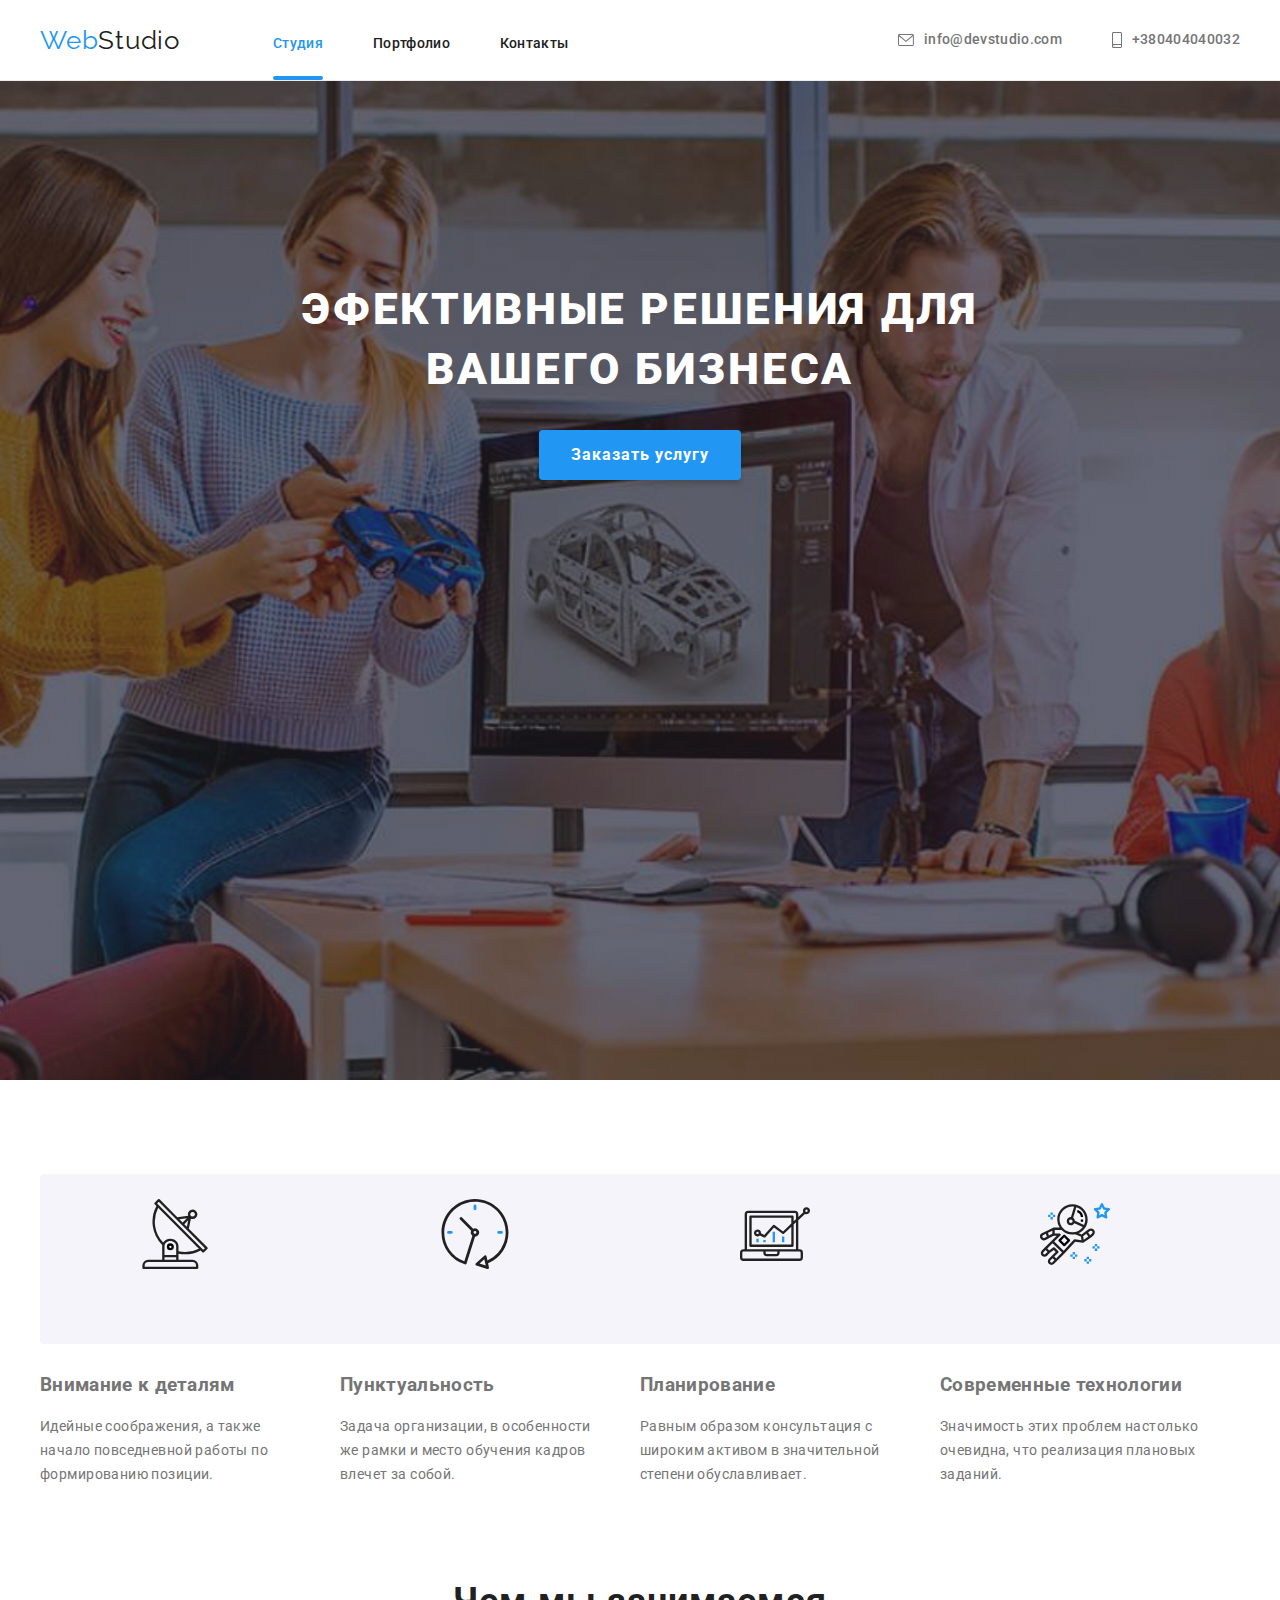
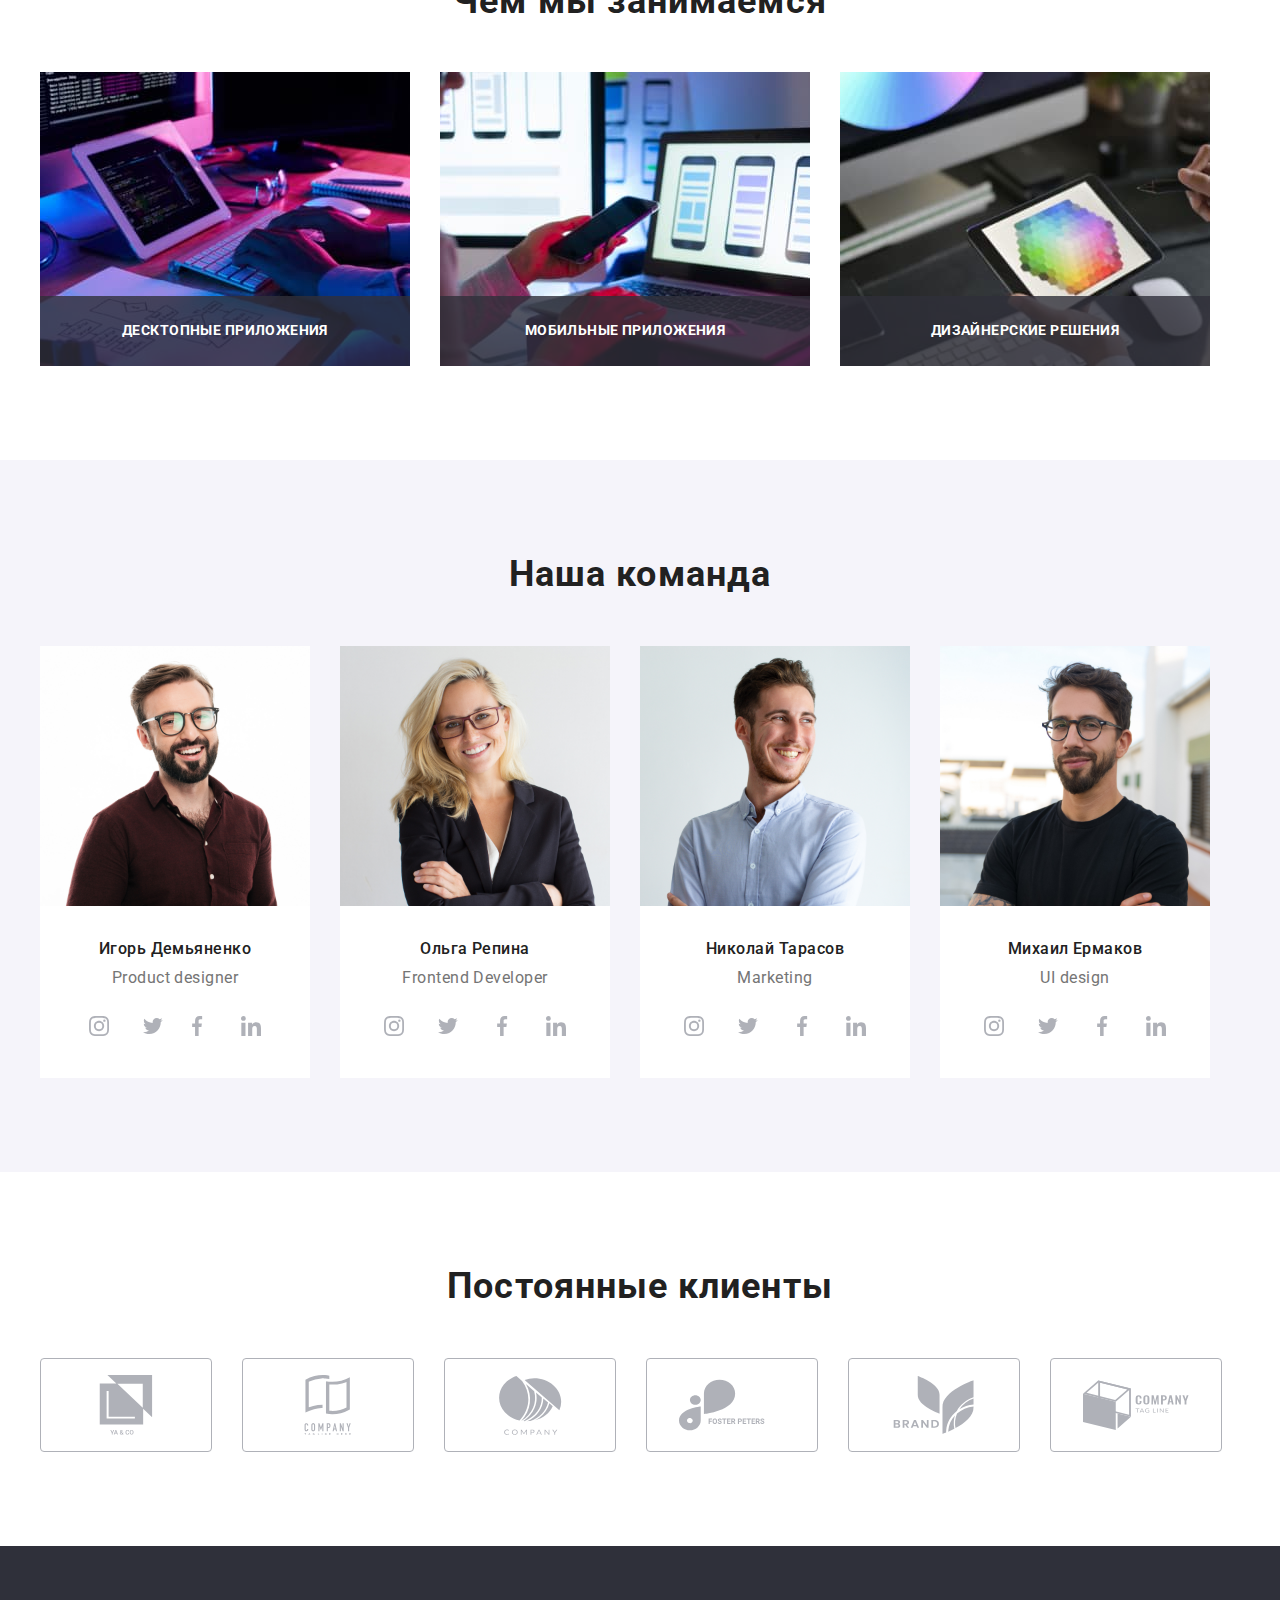
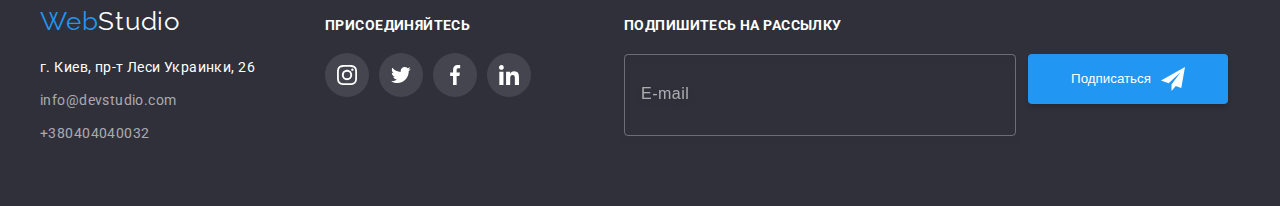
<file: index.html>
<!DOCTYPE html>
<html lang="ru">
<head>
    <meta charset="UTF-8">
    <meta http-equiv="X-UA-Compatible" content="IE=edge">
    <meta name="viewport" content="width=device-width, initial-scale=1.0">
    <title>Document</title>
    <link rel="preconnect" href="https://fonts.googleapis.com">
    <link rel="preconnect" href="https://fonts.gstatic.com" crossorigin>
    <link href="https://fonts.googleapis.com/css2?family=Raleway:wght@700&family=Roboto:wght@400;500;700;900&display=swap"
        rel="stylesheet">
    <link rel="stylesheet" href="https://cdnjs.cloudflare.com/ajax/libs/modern-normalize/1.1.0/modern-normalize.min.css"
            integrity="sha512-wpPYUAdjBVSE4KJnH1VR1HeZfpl1ub8YT/NKx4PuQ5NmX2tKuGu6U/JRp5y+Y8XG2tV+wKQpNHVUX03MfMFn9Q=="
            crossorigin="anonymous" referrerpolicy="no-referrer" />
    <link rel="stylesheet" href="./css/styles.css">
</head>
    <body>
        
        <!--======================== Шапка сайта================================================-->
    <header class="header">
        <!--======================== Разметка навигации================================================-->
        <div class="header__container container">     
        <nav class="site-nav">
            <a href="./" class="header__logo logo">Web<span class="header__logo--accent">Studio</span>
            </a>
            <ul class="site-nav__list list">
                <li class="site-nav__item"> <a href="./index.html" class="site-nav__link site-nav__link--current link">Студия</a></li>
                <li class="site-nav__item"> <a href="./portfolio.html" class="site-nav__link link">Портфолио</a></li>
                <li class="site-nav__item"> <a href="" class="site-nav__link link">Контакты</a></li>
            </ul>
        </nav>
            <ul class="contacts__list list">
                <li class="contacts__item">
                    
                        <a href="mailto:info@devstudio.com" class="contacts__link link">
                            
                            <svg class="contacts__icon" width="16" height="12">
                            <use href="./images/icons.svg#icon-envelope">
                            </use>
                            </svg>  
                            info@devstudio.com
                        </a>
                </li>
                <li class="contacts__item">
                
                    <a href="tel:+380404040032" class="contacts__link link">
                
                        <svg class="contacts__icon" width="10" height="16">
                            <use href="./images/icons.svg#icon-smartphone">
                            </use>
                        </svg>
                        +380404040032
                    </a>
                </li>
            </ul>
         </div>
        
    </header>
        <!--======================== Основной контент страницы================================================-->
    <main>    
        <section class="section hero">
            <h1 class="hero__title">ЭФЕКТИВНЫЕ РЕШЕНИЯ ДЛЯ ВАШЕГО БИЗНЕСА</h1>
        <button type="button" class="button" data-modal-open>Заказать услугу</button>
        <div class="backdrop backdrop--hidden" data-modal>
            <div class="modal">
                <button type="button" class="button__close" data-modal-close>
                <svg class="icon__close" width="18" height="18">
                    <use href="./images/icons.svg#icon-close-modal"></use>
                </svg>
                </button>
                <form>
                        <b class="modal__title">Оставьте свои данные, мы вам перезвоним</b>
                        <div class="modal__form modal__form--top" role="group">
                                <label  class="modal__label"><span class="modal__label_text">Имя</span>
                                    <span class="modal__label_name">
                                        <input type="text" name="name"  class="modal__input_name" required />
                                    <svg class="modal__icon_name" width="18" height="18">
                                            <use href="./images/icons.svg#icon-fa-fa"></use>
                                        </svg>
                                    </span>
                                </label>
                        </div>
                        <div class="modal__form" role="group">
                                <label  class="modal__label"><span class="modal__label_text">Телефон</span>
                                    <span class="modal__label_phone">
                                        <input type="tel" name="tel-num"  class="modal__input_tel" />
                                        <svg class="modal__icon_phone" width="18" height="18">
                                            <use href="./images/icons.svg#icon-phone-black"></use>
                                        </svg>
                                    </span>
                                </label>
                        </div>
                        <div class="modal__form modal__form--bottom" role="group">
                            <label class="modal__label"><span class="modal__label_text">Почта</span>
                                <span class="modal__label_mail">
                                    <input type="email" name="mail"  class="modal__input_mail" />
                                    <svg class="modal__icon_mail" width="18" height="18">
                                        <use href="./images/icons.svg#icon-email-black"></use>
                                    </svg>
                                </span>
                            </label>
                            
                        </div>
                    <div class="modal__form" role="group"> 
                        <label for="coment" class="modal__label modal__label_textarea">Комментарий</label>
                        <textarea name="feedback" id="coment" placeholder="Введите текст" class="modal__textarea"></textarea>
                    </div>
                    <div class="modal__form modal__form-checkbox" role="group">
                        
                        <label class="label__checkbox">
                            <input type="checkbox" name="policy" class="modal__input_checkbox"/>              
                            <span class="modal__icon_checkbox"></span>
                            <span>Соглашаюсь с рассылкой и принимаю
                            <a href="" class="modal__policy_link link">Условия договора</a></span>
                                                      
                        </label>
                    </div>
                    <button type="submit" class="button modal__button">Отправить</button>
            </form>
            </div>
        </div>
    </section>
            <section class="features  section  container">
                
                    <h2 class="visually-hidden">Наши преимущества</h2>
                    <ul class="features__list list">
                            <li class="features__item">
                            <div class="features__icon_box">
                                <svg class=features__icon>
                                    <use href="./images/icons.svg#icon-antenna-1" width="70" height="70"></use>
                                </svg>
                            </div>
                            <h3 class="features__title">Внимание к деталям</h3>
                            <p class="features__text">Идейные соображения, а также начало повседневной работы по формированию позиции.</p>
                        </li>
                        <li class="features__item">
                            <div class="features__icon_box">
                                <svg class=features__icon>
                                    <use href="./images/icons.svg#icon-clock-1" ></use>
                                </svg>
                            </div>
                            <h3 class="features__title">Пунктуальность</h3>
                            <p class="features__text">Задача организации, в особенности же рамки и место обучения кадров влечет за собой.</p>
                        </li>
                        <li class="features__item">
                            <div class="features__icon_box">
                                <svg class=features__icon>
                                    <use href="./images/icons.svg#icon-diagram-1" width="70" height="70"></use>
                                </svg>
                            </div>
                            <h3 class="features__title">Планирование</h3>
                            <p class="features__text">Равным образом консультация с широким активом в значительной степени обуславливает.</p>
                        </li>
                        <li class="features__item">
                            <div class="features__icon_box">
                                <svg class=features__icon>
                                    <use href="./images/icons.svg#icon-astronaut-1" width="70" height="70"></use>
                                </svg>
                            </div>  
                            <h3 class="features__title">Современные технологии</h3>
                            <p class="features__text">Значимость этих проблем настолько очевидна, что реализация плановых заданий.</p>
                        </li>
                    </ul>
                
            </section>
            <!--======================== Разметка секции "Чем мы занимаемся"================================================-->
            <section  class="section occupation">
               <div class="container">
                    <h2 class="occupation__title">Чем мы занимаемся</h2>
                    <ul class="occupation__list list">
                            <li class="occupation__item">
                                <div class="occupation__image_box">
                                    <img src="./images/coding.jpg" width="370" height="294" alt="coding" class="occupation__image"/>
                                    <p class="occupation__text">Десктопные приложения</p> 
                                </div>
                            </li>
                            <li class="occupation__item"> 
                                <div class="occupation__image_box">
                                    <img src="./images/mobiledesighn.jpg" width="370" height="294" alt="mobile design" class="occupation__image" />
                                    <p class="occupation__text">Мобильные приложения</p>
                                </div>
                            </li>
                            <li class="occupation__item">
                                <div class="occupation__image_box">
                                    <img src="./images/webdesign.jpg" width="370" height="294" alt="web design" class="occupation__image" />
                                    <p class="occupation__text">Дизайнерские решения</p>
                                </div>
                            </li>
                       
                    </ul>
               </div>
            </section>
            <!--======================== Разметка секции "Наша команда"================================================-->
            <section  class="section crew__members">
                <div class="container">
                    <h2 class="crew__title">Наша команда</h2>
                    <ul class="crew__list list">
                        <li class="crew__item">
                            <img src="./images/CREW/crewmember1.jpg" width="270" height="260" alt="Product designer" />
                            <div class="crew__members_name">
                                <h3 class="crew__members_title">Игорь Демьяненко</h3>
                                <p class="crew__members_text">Product designer</p>
                                <ul class="social__list list ">
                                    <li class="social__item">
                                        <a href="" class="social__link">
                                            <svg class="social__icon" width="20" height="20">
                                                <use href="./images/icons.svg#icon-instagram-2"></use>
                                            </svg>
                                        </a>
                                    </li>
                                    <li class="crew__social_item">
                                        <a href="" class="social__link">
                                            <svg class="social__icon" width="20" height="20">
                                                <use href="./images/icons.svg#icon-twitter"></use>
                                            </svg>
                                        </a>
                                    </li>
                                    <li class="social__item">
                                        <a href="" class="social__link">
                                            <svg class="social__icon" width="20" height="20">
                                                <use href="./images/icons.svg#icon-facebook-1"></use>
                                            </svg>
                                        </a>
                                    </li>
                                    <li class="social__item">
                                        <a href="" class="social__link">
                                            <svg class="social__icon" width="20" height="20">
                                                <use href="./images/icons.svg#icon-linkedin-1"></use>
                                            </svg>
                                        </a>
                                    </li>
                                </ul>
                            </div>
                           
                        </li>
                        <li class="crew__item">
                            <img src="./images/CREW/crewmember2.jpg" width="270" height="260" alt="Frontend developer" />
                            <div class="crew__members_name">
                                <h3 class="crew__members_title">Ольга Репина </h3>
                                <p class="crew__members_text">Frontend Developer</p>
                                <ul class="social__list list">
                                    <li class="social__item">
                                        <a href="" class="social__link">
                                            <svg class="social__icon" width="20" height="20">
                                                <use href="./images/icons.svg#icon-instagram-2"></use>
                                            </svg>
                                        </a>
                                    </li>
                                    <li class="social__item">
                                        <a href="" class="social__link">
                                            <svg class="social__icon" width="20" height="20">
                                                <use href="./images/icons.svg#icon-twitter"></use>
                                            </svg>
                                        </a>
                                    </li>
                                    <li class="social__item">
                                        <a href="" class="social__link">
                                            <svg class="social__icon" width="20" height="20">
                                                <use href="./images/icons.svg#icon-facebook-1"></use>
                                            </svg>
                                        </a>
                                    </li>
                                    <li class="social__item">
                                        <a href="" class="social__link">
                                            <svg class="social__icon" width="20" height="20">
                                                <use href="./images/icons.svg#icon-linkedin-1"></use>
                                            </svg>
                                        </a>
                                    </li>
                                </ul>
                            </div>
                            
                        </li>
                        <li class="crew__item">
                            <img src="./images/CREW/crewmember3.jpg" width="270" height="260" alt="Marketing" />
                            <div class="crew__members_name">
                                <h3 class="crew__members_title">Николай Тарасов</h3>
                                <p class="crew__members_text">Marketing</p>
                                <ul class="list social__list">
                                    <li class="social__item">
                                        <a href="" class="social__link">
                                            <svg class="social__icon" width="20" height="20">
                                                <use href="./images/icons.svg#icon-instagram-2"></use>
                                            </svg>
                                        </a>
                                    </li>
                                    <li class="social__item">
                                        <a href="" class="social__link">
                                            <svg class="social__icon" width="20" height="20">
                                                <use href="./images/icons.svg#icon-twitter"></use>
                                            </svg>
                                        </a>
                                    </li>
                                    <li class="social__item">
                                        <a href="" class="social__link">
                                            <svg class="social__icon" width="20" height="20">
                                                <use href="./images/icons.svg#icon-facebook-1"></use>
                                            </svg>
                                        </a>
                                    </li>
                                    <li class="social__item">
                                        <a href="" class="social__link">
                                            <svg class="social__icon" width="20" height="20">
                                                <use href="./images/icons.svg#icon-linkedin-1"></use>
                                            </svg>
                                        </a>
                                    </li>
                                </ul>
                            </div>
                           
                        </li>
                        <li class="crew__item">
                            <img src="./images/CREW/crewmember4.jpg" width="270" height="260" alt="UI design" />
                            <div class="crew__members_name">
                                <h3 class="crew__members_title">Михаил Ермаков </h3>
                                <p class="crew__members_text"> UI design</p>
                                <ul class="list social__list">
                                    <li class="social__item">
                                        <a href="" class="social__link">
                                            <svg class="social__icon" width="20" height="20">
                                                <use href="./images/icons.svg#icon-instagram-2"></use>
                                            </svg>
                                        </a>
                                    </li>
                                    <li class="social__item">
                                        <a href="" class="social__link">
                                            <svg class="social__icon" width="20" height="20">
                                                <use href="./images/icons.svg#icon-twitter"></use>
                                            </svg>
                                        </a>
                                    </li>
                                    <li class="social__item">
                                        <a href="" class="social__link">
                                            <svg class="social__icon" width="20" height="20">
                                                <use href="./images/icons.svg#icon-facebook-1"></use>
                                            </svg>
                                        </a>
                                    </li>
                                    <li class="social__item">
                                        <a href="" class="social__link">
                                            <svg class="social__icon" width="20" height="20">
                                                <use href="./images/icons.svg#icon-linkedin-1"></use>
                                            </svg>
                                        </a>
                                    </li>
                                </ul>
                            </div>
                            
                        </li>
                    </ul>
                </div>

            </section>
            <section class="section container">
                <h2 class="clients-logotype__title">Постоянные клиенты</h2>
                <ul class="list clients-logotype__list">
                    <li class="clients-logotype__item">
                        <a href="" class="clients-logotype__link">
                            <svg class="clients-logotype__icon" width="106" height="60">
                                <use href="./images/icons.svg#icon-group"></use>
                            </svg>
                        </a>
        
                    <li class="clients-logotype__item">
                        <a href="" class="clients-logotype__link">
                            <svg class="lclients-logotype__icon" width="106" height="60">
                                <use href="./images/icons.svg#icon-tagline-here"></use>
                            </svg>
                        </a>
                    </li>
                    <li class="clients-logotype__item">
                        <a href="" class="clients-logotype__link">
                            <svg class="clients-logotype__icon" width="106" height="60">
                                <use href="./images/icons.svg#icon-bread"></use>
                            </svg>
                        </a>
                    </li>
                    <li class="clients-logotype__item">
                        <a href="" class="clients-logotype__link">
                            <svg class="clients-logotype__icon" width="106" height="60">
                                <use href="./images/icons.svg#icon-foster-peters"></use>
                            </svg>
                        </a>
                    </li>
                    <li class="clients-logotype__item">
                        <a href="" class="clients-logotype__link">
                            <svg class="clients-logotype__icon" width="106" height="60">
                                <use href="./images/icons.svg#icon-leaf-brand"></use>
                            </svg>
                        </a>
                    </li>
                    <li class="clients-logotype__item">
                        <a href="" class="clients-logotype__link">
                            <svg class="clients-logotype__icon" width="106" height="60">
                                <use href="./images/icons.svg#icon-comp-tagline"></use>
                            </svg>
                        </a>
                    </li>
                </ul>
            </section>
            </main>
                    <!--======================== Футер страницы================================================-->
            <footer class="footer">
    
        <div class="footer__container container">
            <div class="address__container">
                <a href="./index.html" class="footer__logo logo">Web<span class="footer__logo--accent">Studio</span>
                </a>
                
                <address class="address">
                
                    <ul class="address__list list">
                        <li class="address__item"><a href="https://www.google.com/maps" target="_blank" rel="noopener noreferrer"
                                class="address__link--geo address__link link">г.
                                Киев, пр-т Леси
                                Украинки, 26 </a></li>
                        <li class="address__item"> <a href="mailto:info@devstudio.com" class="address__link link">info@devstudio.com</a></li>
                        <li class="address__item"> <a href="tel:+380404040032" class="address__link link">+380404040032</a></li>
                    </ul>
                </address>
            </div>
                    <div class="social__container">
                        <p class="social__container_text">Присоединяйтесь</p>
                        <ul class="list social-footer__list">
                            <li class="social-footer__item">
                                <a href="" class="social-footer__link">
                                    <svg class="social-footer__icon" width="20" height="20">
                                        <use href="./images/icons.svg#icon-instagram-2"></use>
                                    </svg>
                                </a>
                            </li>
                            <li class="social-footer__item">
                                <a href="" class="social-footer__link">
                                    <svg class="social-footer__icon" width="20" height="20">
                                        <use href="./images/icons.svg#icon-twitter"></use>
                                    </svg>
                                </a>
                            </li>
                            <li class="social-footer__item">
                                <a href="" class="social-footer__link">
                                    <svg class="social-footer__icon" width="20" height="20">
                                        <use href="./images/icons.svg#icon-facebook-1"></use>
                                    </svg>
                                </a>
                            </li>
                            <li class="social-footer__item">
                                <a href="" class="social-footer__link">
                                    <svg class="social-footer__icon" width="20" height="20">
                                        <use href="./images/icons.svg#icon-linkedin-1"></use>
                                    </svg>
                                </a>
                            </li>
                        </ul>
                    </div>
                  
                        <form class="footer__form">
                        <label for="mail" class=" footer__label">
                            Подпишитесь на рассылку
                        </label>
                        <div class="footer__form--position">
                            <input type="email" name="mail" id="mail" placeholder="E-mail"  class="footer__input"/>
                            <button type="submit" class="footer__submit_button">Подписаться
                                <svg class="footer__icon" width="24px" height="24px">
                                    <use href="./images/icons.svg#icon-icon-send"></use>
                                </svg>
                            </button>
                            </div>
                            </form>                          
                        </div>
                   
        
    
    </footer>
            
    <script src="./js/modal.js"></script>
    </body>
</html>
</file>
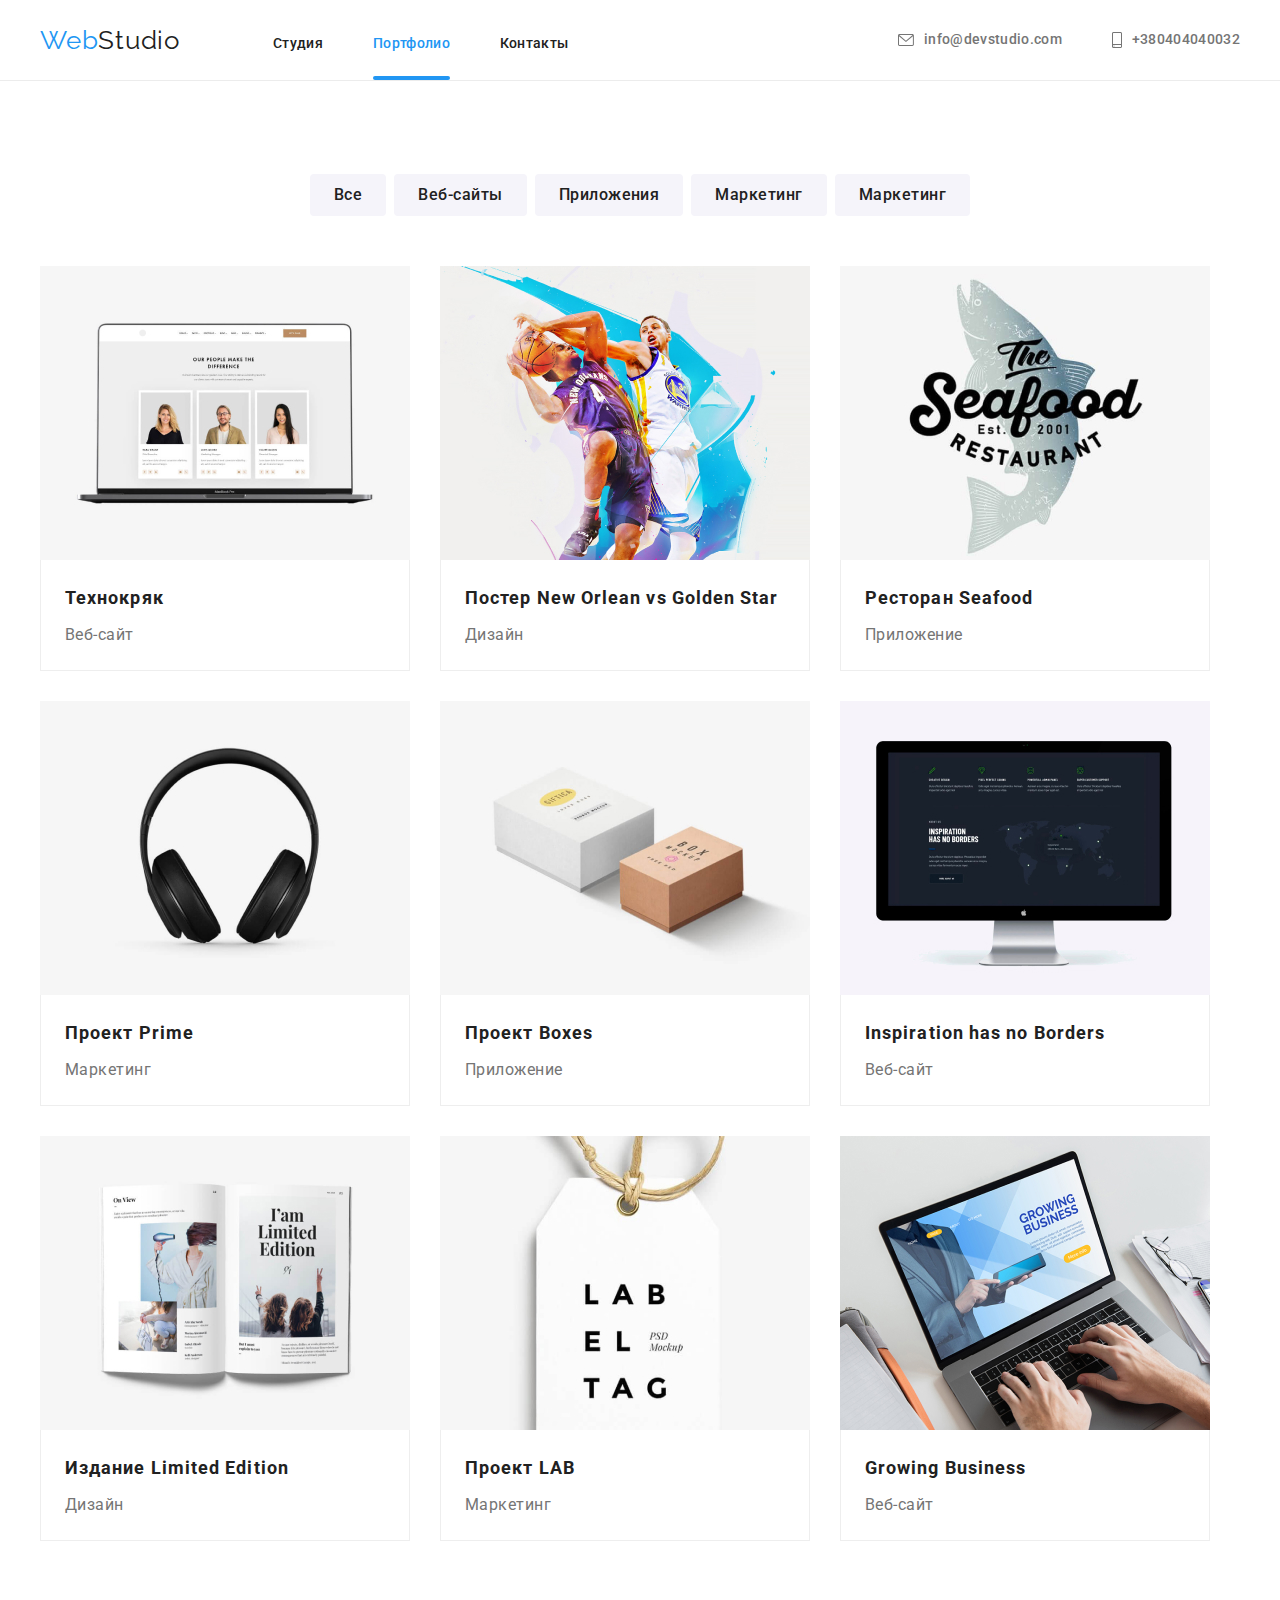
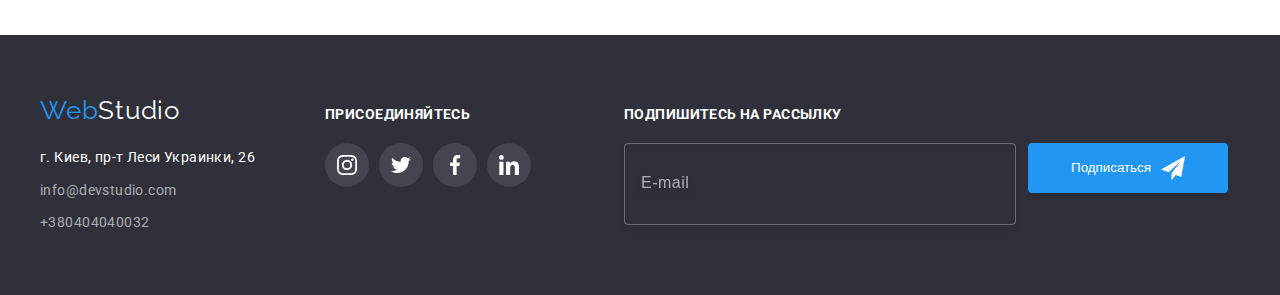
<file: portfolio.html>
<!DOCTYPE html>
<html lang="ru">
<head>
    <meta charset="UTF-8">
    <meta http-equiv="X-UA-Compatible" content="IE=edge">
    <meta name="viewport" content="width=device-width, initial-scale=1.0">
    <title>Document</title>
    <link rel="preconnect" href="https://fonts.googleapis.com">
    <link rel="preconnect" href="https://fonts.gstatic.com" crossorigin>
    <link href="https://fonts.googleapis.com/css2?family=Raleway:wght@700&family=Roboto:wght@400;500;700;900&display=swap"
        rel="stylesheet">
        <link rel="stylesheet" href="https://cdnjs.cloudflare.com/ajax/libs/modern-normalize/1.1.0/modern-normalize.min.css"
            integrity="sha512-wpPYUAdjBVSE4KJnH1VR1HeZfpl1ub8YT/NKx4PuQ5NmX2tKuGu6U/JRp5y+Y8XG2tV+wKQpNHVUX03MfMFn9Q=="
            crossorigin="anonymous" referrerpolicy="no-referrer" />
    <link rel="stylesheet" href="./css/styles.css">
</head>
<body>
    <!--======================== Разметка Шапки страницы================================================-->
        <!--======================== Шапка сайта================================================-->
        <header class="header">
            <!--======================== Разметка навигации================================================-->
            <div class="header__container container">
                <nav class="site-nav">
                    <a href="./" class="header__logo logo">Web<span class="header__logo--accent">Studio</span>
                    </a>
                    <ul class="site-nav__list list">
                        <li class="site-nav__item"> <a href="./index.html"
                                class="site-nav__link  link">Студия</a></li>
                        <li class="site-nav__item"> <a href="./portfolio.html" class="site-nav__link site-nav__link--current link">Портфолио</a></li>
                        <li class="site-nav__item"> <a href="" class="site-nav__link link">Контакты</a></li>
                    </ul>
                </nav>
                <ul class="contacts__list list">
                    <li class="contacts__item">
        
                        <a href="mailto:info@devstudio.com" class="contacts__link link">
        
                            <svg class="contacts__icon" width="16" height="12">
                                <use href="./images/icons.svg#icon-envelope">
                                </use>
                            </svg>
                            info@devstudio.com
                        </a>
                    </li>
                    <li class="contacts__item">
        
                        <a href="tel:+380404040032" class="contacts__link link">
        
                            <svg class="contacts__icon" width="10" height="16">
                                <use href="./images/icons.svg#icon-smartphone">
                                </use>
                            </svg>
                            +380404040032
                        </a>
                    </li>
                </ul>
            </div>
        
        </header>
    <!--======================== Основной контент страницы================================================-->
    <main>
        <section class="section hero-portfolio container">
                <h1 class="visually-hidden">Проекты и продукты лучшей в мире фирмы Webstudio</h1>
                <h2 class="visually-hidden">Примеры наших работ</h2>
                
                <ul class="btn__list list">
                    <li class="btn__item"> <button type="button" class="btn">Все</button></li>
                    <li class="btn__item"> <button type="button" class="btn">Веб-сайты</button> </li>
                    <li class="btn__item"> <button type="button" class="btn">Приложения</button> </li>
                    <li class="btn__item"> <button type="button" class="btn">Маркетинг</button> </li>
                    <li class="btn__item"> <button type="button" class="btn">Маркетинг</button> </li>
    
                </ul>

                <ul class="works__list list">
                    <li class="works__item">
                        <a href="" class="works__link link">
                            <div class="works__box"><img src="./images/portfolio-images/members.jpg" width="370" height="294" alt="crew members" class="works__image">
                            <p class="works__description">Технокряк это современная площадка распространения коронавируса. Компании используют эту платформу для цифрового
                                шпионажа и атак на защищённые сервера конкурентов.</p>
                            </div>
                
                            <div class="works__example">
                                <h3 class="works__title">Технокряк</h3>
                                <p class="works__text">Веб-сайт</p>
                            </div>
                        </a>
                    </li>
                
                    <li class="works__item">
                        <a href="" class="works__link link">
                            <div class="works__box"><img src="./images/portfolio-images/poster.jpg" width="370" height="294" alt="basketball poster" class="works__image">
                            <p class="works__description">Технокряк это современная площадка распространения коронавируса. Компании используют эту
                                платформу для цифрового
                                шпионажа и атак на защищённые сервера конкурентов.</p>
                            </div>
                            <div class="works__example">
                                <h3 class="works__title">Постер New Orlean vs Golden Star</h3>
                                <p class="works__text">Дизайн</p>
                            </div>
                        </a>
                    </li>

                    <li class="works__item">
                        <a href="" class="works__link link">
                           <div class="works__box">
                               <img src="./images/portfolio-images/seafood.jpg" width="370" height="294" alt="seafood restaurant" class="works__image">
                            
                                <p class="works__description">Технокряк это современная площадка распространения коронавируса. Компании используют эту
                                платформу для цифрового
                                шпионажа и атак на защищённые сервера конкурентов.</p>
                            </div>
                            <div class="works__example">
                                <h3 class="works__title">Ресторан Seafood</h3>
                                <p class="works__text">Приложение</p>
                            </div>
                        </a>
                    </li>
                
                    <li class="works__item">
                        <a href="" class="works__link link">
                            <div class="works__box">
                                <img src="./images/portfolio-images/earbuds.jpg" width="370" height="294" alt="project prime" class="works__image">
                            
                                <p class="works__description">Технокряк это современная площадка распространения коронавируса. Компании используют
                                    эту
                                    платформу для цифрового
                                    шпионажа и атак на защищённые сервера конкурентов.</p>
                            </div>
                            <div class="works__example">
                                <h3 class="works__title">Проект Prime</h3>
                                <p class="works__text">Маркетинг</p>
                            </div>
                        </a>
                    </li>
                
                    <li class="works__item">
                        <a href="" class="works__link link">
                            <div class="works__box">
                                <img src="./images/portfolio-images/boxes.jpg" width="370" height="294" alt="project boxes" class="works__image">
                            
                                <p class="works__description">Технокряк это современная площадка распространения коронавируса. Компании используют
                                    эту
                                    платформу для цифрового
                                    шпионажа и атак на защищённые сервера конкурентов.</p>
                            </div>
                            <div class="works__example">
                                <h3 class="works__title">Проект Boxes</h3>
                                <p class="works__text">Приложение</p>
                            </div>
                        </a>
                    </li>
                
                    <li class="works__item">
                        <a href="" class="works__link link">
                            <div class="works__box">
                                <img src="./images/portfolio-images/screen.jpg" width="370" height="294" alt="Inspiration has no Borders" class="works__image">
                            
                                <p class="works__description">Технокряк это современная площадка распространения коронавируса. Компании используют
                                    эту
                                    платформу для цифрового
                                    шпионажа и атак на защищённые сервера конкурентов.</p>
                            </div>
                            
                            <div class="works__example">
                                <h3 class="works__title">Inspiration has no Borders</h3>
                                <p class="works__text">Веб-сайт</p>
                            </div>
                        </a>
                    </li>
                
                
                    <li class="works__item">
                        <a href="" class="works__link link">
                            <div class="works__box">
                             <img src="./images/portfolio-images/book.jpg" width="370" height="294" alt="Limited edition" class="works__image"> 
                            
                                <p class="works__description">Технокряк это современная площадка распространения коронавируса. Компании используют
                                    эту
                                    платформу для цифрового
                                    шпионажа и атак на защищённые сервера конкурентов.</p>
                            </div>
                            
                            <div class="works__example">
                                <h3 class="works__title">Издание Limited Edition</h3>
                                <p class="works__text">Дизайн</p>
                            </div>
                        </a>
                    </li>
                
                    <li class="works__item">
                        <a href="" class="works__link link">
                            <div class="works__box">
                                <img src="./images/portfolio-images/label.jpg" width="370" height="294" alt="project LAB" class="works__image">
                            
                                <p class="works__description">Технокряк это современная площадка распространения коронавируса. Компании используют
                                    эту
                                    платформу для цифрового
                                    шпионажа и атак на защищённые сервера конкурентов.</p>
                            </div>
                           
                            <div class="works__example">
                                <h3 class="works__title">Проект LAB</h3>
                                <p class="works__text">Маркетинг</p>
                            </div>
                        </a>
                    </li>
                
                    <li class="works__item">
                        <a href="" class="works__link link">
                            <div class="works__box">
                                <img src="./images/portfolio-images/engineering.jpg" width="370" height="294" alt="Growing Business" class="works__image">
                            
                                <p class="works__description">Технокряк это современная площадка распространения коронавируса. Компании используют
                                    эту
                                    платформу для цифрового
                                    шпионажа и атак на защищённые сервера конкурентов.</p>
                            </div>
                           
                            <div class="works__example">
                                <h3 class="works__title">Growing Business</h3>
                                <p class="works__text">Веб-сайт</p>
                            </div>
                        </a>
                    </li>
                </ul>
               
        </section>
        

    </main>
    <!--======================== Разметка Футера================================================-->
    <footer class="footer">
    
        <div class="footer__container container">
            <div class="address__container">
                <a href="./index.html" class="footer__logo logo">Web<span class="footer__logo--accent">Studio</span>
                </a>
    
                <address class="address">
    
                    <ul class="address__list list">
                        <li class="address__item"><a href="https://www.google.com/maps" target="_blank"
                                rel="noopener noreferrer" class="address__link--geo address__link link">г.
                                Киев, пр-т Леси
                                Украинки, 26 </a></li>
                        <li class="address__item"> <a href="mailto:info@devstudio.com"
                                class="address__link link">info@devstudio.com</a></li>
                        <li class="address__item"> <a href="tel:+380404040032" class="address__link link">+380404040032</a>
                        </li>
                    </ul>
                </address>
            </div>
            <div class="social__container">
                <p class="social__container_text">Присоединяйтесь</p>
                <ul class="list social-footer__list">
                    <li class="social-footer__item">
                        <a href="" class="social-footer__link">
                            <svg class="social-footer__icon" width="20" height="20">
                                <use href="./images/icons.svg#icon-instagram-2"></use>
                            </svg>
                        </a>
                    </li>
                    <li class="social-footer__item">
                        <a href="" class="social-footer__link">
                            <svg class="social-footer__icon" width="20" height="20">
                                <use href="./images/icons.svg#icon-twitter"></use>
                            </svg>
                        </a>
                    </li>
                    <li class="social-footer__item">
                        <a href="" class="social-footer__link">
                            <svg class="social-footer__icon" width="20" height="20">
                                <use href="./images/icons.svg#icon-facebook-1"></use>
                            </svg>
                        </a>
                    </li>
                    <li class="social-footer__item">
                        <a href="" class="social-footer__link">
                            <svg class="social-footer__icon" width="20" height="20">
                                <use href="./images/icons.svg#icon-linkedin-1"></use>
                            </svg>
                        </a>
                    </li>
                </ul>
            </div>
    
            <form class="footer__form">
                <label for="mail" class=" footer__label">
                    Подпишитесь на рассылку
                </label>
                <div class="footer__form--position">
                    <input type="email" name="mail" id="mail" placeholder="E-mail" class="footer__input" />
                    <button type="submit" class="footer__submit_button">Подписаться
                        <svg class="footer__icon" width="24px" height="24px">
                            <use href="./images/icons.svg#icon-icon-send"></use>
                        </svg>
                    </button>
                </div>
            </form>
        </div>
    
    
    
    </footer>
    
</body>
</html>
</file>
<file: css/styles.css>
/*====Палитра цветов=====  */
/* цвет актива #2196F3 
цвет текста #212121
вторичный цвет текста #757575
белый цвет #FFFFFF
белый вторичный rgba(255, 255, 255, 0,6)
цвет фона основной #FFFFFF 
цвет фона 1 #2F303A 
цвет фона 2 #E5E5E5 
цвет фона 3 #F5F4FA  
цвет неактивной кнопки #F5F4FA 


/* I.=============== Разметка index.html и root ===============*/
:root {
  --primary-text-color: #757575;
  --title-text-color: #212121;
  --accent-color: #2196f3;
  --primary-white-color: #ffffff;
  --button-bg-color: #f5f4fa;
  --bg-one: #2f303a;
  --bg-two: #e5e5e5;
  --bg-three: #f5f4fa;
  --logo-color: #afb1b8;
  --button-hover: #188ce8;
  --border-header-color: #ececec;
  --background-modal: rgba(0, 0, 0, 0.2);
}

body {
  color: var(--primary-text-color);
  background-color: var(--primary-white-color);
  font-family: Roboto, sans-serif, Raleway, sans-serif;
  letter-spacing: 0.02em;
  margin: 0;
  padding-top: 80px;
}

.section {
  padding-top: 94px;
  padding-bottom: 94px;
}
.list {
  padding: 0;
  margin: 0;
  list-style: none;
}

.link {
  text-decoration: none;
}

/* ==================Стилизация Шапки header ===============*/
.header {
  position: fixed;
  top: 0;
  left: 0;
  min-height: 80px;
  width: 100%;
  background-color: var(--primary-white-color);
  border-bottom: 1px solid var(--border-header-color);
  z-index: 3;
}

/* ==================Стилизация Логотипа  logo ===============*/
.logo {
  color: var(--accent-color);
  font-family: Raleway, sans-serif;
  font-size: 26px;
  line-height: 1.19;
  letter-spacing: 0.03em;
  text-decoration: none;
}

/* Меняю цвет логотипа , теперь studio будет черным в шапке и белым в футере*/
.header__logo--accent {
  color: var(--title-text-color);
}
.footer__logo--accent {
  color: var(--primary-white-color);
}

/* ===============Стилизация container =============== */

.container {
  width: 1200px;
  margin-right: auto;
  margin-left: auto;
  padding-right: 15px;
  padding-left: 15px;
}

/* ===============Стилизация списка nav (навигация страницы) ===============*/

.header__container {
  display: flex;
  align-items: center;
}
.site-nav {
  display: flex;
  align-items: center;
}

.site-nav__list {
  display: flex;
  margin-left: 93px;
}
.site-nav__item {
  position: relative;
}
.site-nav__item:not(:last-child) {
  margin-right: 50px;
}

.site-nav__link {
  display: block;
  color: var(--title-text-color);
  font-weight: 500;
  font-size: 14px;
  line-height: 1.14;
  text-decoration: none;
  transition: color 250ms cubic-bezier(0.4, 0, 0.2, 1);
  padding-top: 32px;
  padding-bottom: 25px;
}
.site-nav__link:hover,
.site-nav__link:focus {
  color: var(--accent-color);
}
.site-nav__link--current {
  color: var(--accent-color);
}
.site-nav__link--current::after {
  content: '';
  position: absolute;
  top: 100%;
  left: 0;
  width: 100%;
  height: 4px;
  background-color: var(--accent-color);
  border-radius: 2px;
}

/* ==================Стилизация списка contacts ===============*/
.contacts__list {
  display: inline-flex;
  align-items: center;
  margin-left: auto;
}
.contacts__item + .contacts__item {
  margin-left: 50px;
}
.contacts__link {
  display: inline-flex;
  align-items: center;
  padding-top: 32px;
  padding-bottom: 32px;

  color: var(--primary-text-color);
  font-weight: 500;
  font-size: 14px;
  line-height: 1.14;
  text-decoration: none;
  transition: color 250ms cubic-bezier(0.4, 0, 0.2, 1);
}

.contacts__icon {
  margin-right: 10px;
  fill: #757575;
  transition: fill 250ms cubic-bezier(0.4, 0, 0.2, 1);
}
.contacts__link:hover,
.contacts__link:focus {
  color: var(--accent-color);
}
.contacts__link:hover .contacts__icon,
.contacts__link:focus .contacts__icon {
  fill: var(--accent-color);
}

/* ==================Стилизация секции hero===============*/
/* смена фона секции Hero и Футера */
.hero,
.footer {
  background-color: var(--bg-one);
}
.hero {
  min-height: 600px;
  max-width: 1600px;
  margin-right: auto;
  margin-left: auto;
  background-image: linear-gradient(rgba(47, 48, 58, 0.4), rgba(47, 48, 58, 0.4)),
    url('../images/bg/bg-img-header.jpg');
  background-size: cover;
  background-position: center;
  background-repeat: no-repeat;
  text-align: center;
  padding: 200px 0;
}

.hero__title {
  width: 696px;
  margin: 0 auto;
  margin-bottom: 30px;

  color: var(--primary-white-color);
  font-family: Roboto;
  font-weight: 900;
  font-size: 44px;
  line-height: 1.36;
  letter-spacing: 0.06em;
  text-align: center;
}
/* ==================Стилизация кнопки в секции hero ===============*/
.button {
  display: inline-block;
  padding: 10px 32px;
  min-width: 200px;
  border: none;
  border-radius: 4px;
  box-shadow: 0px 4px 4px rgba(0, 0, 0, 0.15);

  color: var(--primary-white-color);
  background-color: var(--accent-color);
  font-family: inherit;
  font-weight: 700;
  font-size: 16px;
  line-height: 1.87;
  letter-spacing: 0.06em;
  text-align: center;
  cursor: pointer;
  transition: background-color 250ms cubic-bezier(0.4, 0, 0.2, 1);
}

.button:hover,
.button:focus {
  background-color: var(--button-hover);
}
.backdrop {
  background-color: var(--background-modal);
  position: fixed;
  top: 0;
  left: 0;
  width: 100%;
  height: 100%;
  z-index: 3;
  opacity: 1;
  transition: opacity 250ms cubic-bezier(0.4, 0, 0.2, 1),
    visisbility 250ms cubic-bezier(0.4, 0, 0.2, 1);
}
.backdrop--hidden {
  opacity: 0;
  pointer-events: none;
  visibility: hidden;
}
.backdrop--hidden .modal {
  transform: translate(-50%, -50%) scale(0);
}
.modal {
  position: absolute;
  padding: 40px;
  min-width: 521px;
  min-height: 581px;
  top: 50%;
  left: 50%;
  transform: translate(-50%, -50%) scale(1);
  background: #ffffff;
  box-shadow: 0px 1px 3px rgba(0, 0, 0, 0.12), 0px 1px 1px rgba(0, 0, 0, 0.14),
    0px 2px 1px rgba(0, 0, 0, 0.2);
  border-radius: 4px;
  transition: transform 250ms cubic-bezier(0.4, 0, 0.2, 1);
  z-index: 4;
}
.button__close {
  position: absolute;
  right: 8px;
  top: 8px;
  display: flex;
  justify-content: center;
  align-items: center;
  height: 30px;
  width: 30px;
  border: 1px solid rgba(0, 0, 0, 0.1);
  border-radius: 50%;
  background-color: var(--primary-white-color);
  cursor: pointer;
  transition: fill 250ms cubic-bezier(0.4, 0, 0.2, 1);
}
.button__close:hover,
.button__close:focus {
  fill: var(--accent-color);
}
.modal__form {
  display: flex;
  flex-direction: column;
  margin: 0;
}
.modal__input_name {
  padding-left: 42px;
  width: 448px;
  height: 40px;
  border: none;
  border: 1px solid rgba(33, 33, 33, 0.2);
  border-radius: 4px;
  outline: none;
  transition: border 250ms cubic-bezier(0.4, 0, 0.2, 1);
}

.modal__form .modal__input_name:focus {
  border: 1px solid var(--accent-color);
}
.modal__form .modal__input_name:focus + .modal__icon_name {
  fill: var(--accent-color);
}

.modal__input_tel {
  padding-left: 42px;
  width: 448px;
  height: 40px;
  border: 1px solid rgba(33, 33, 33, 0.2);
  border-radius: 4px;
  outline: none;
  transition: border 250ms cubic-bezier(0.4, 0, 0.2, 1);
}
.modal__form .modal__input_tel:focus {
  border: 1px solid var(--accent-color);
}
.modal__form .modal__input_tel:focus + .modal__icon_phone {
  fill: var(--accent-color);
}
.modal__input_mail {
  padding-left: 42px;
  width: 448px;
  height: 40px;
  border: 1px solid rgba(33, 33, 33, 0.2);
  border-radius: 4px;
  outline: none;
  transition: border 250ms cubic-bezier(0.4, 0, 0.2, 1);
}
.modal__form .modal__input_mail:focus {
  border: 1px solid var(--accent-color);
}
.modal__form .modal__input_mail:focus + .modal__icon_mail {
  fill: var(--accent-color);
}
.modal__label_name {
  position: relative;
}
.modal__icon_name {
  width: 18px;
  height: 18px;
  position: absolute;
  top: 50%;
  left: 15px;
  transform: translateY(-50%);
  transition: fill 250ms cubic-bezier(0.4, 0, 0.2, 1);
}
.modal__label_phone {
  position: relative;
}
.modal__icon_phone {
  width: 18px;
  height: 18px;
  position: absolute;
  top: 50%;
  left: 15px;
  transform: translateY(-50%);
  transition: fill 250ms cubic-bezier(0.4, 0, 0.2, 1);
}
.modal__label_mail {
  position: relative;
}
.modal__icon_mail {
  width: 18px;
  height: 18px;
  position: absolute;
  top: 50%;
  left: 15px;
  transform: translateY(-50%);
  transition: fill 250ms cubic-bezier(0.4, 0, 0.2, 1);
}
.modal__label_text {
  display: block;
  padding-bottom: 4px;
}
.modal__label {
  display: inline-block;
  margin-bottom: 4px;
  text-align: left;
  font-size: 12px;
  line-height: 1.16;
  letter-spacing: 0.01em;
  color: var(--primary-text-color);
}
.modal__label_textarea {
  display: block;
}
.modal__title {
  font-weight: 700;
  font-size: 20px;
  line-height: 1.15;
  text-align: center;
  letter-spacing: 0.03em;
  color: var(--title-text-color);
}
.modal__textarea {
  resize: none;
  padding: 12px 16px;
  width: 448px;
  height: 120px;
  outline: none;
  border: 1px solid rgba(33, 33, 33, 0.2);
  border-radius: 4px;
  transition: border 250ms cubic-bezier(0.4, 0, 0.2, 1);
}
.modal__textarea:focus {
  border: 1px solid var(--accent-color);
}
.modal__textarea::placeholder {
  font-size: 12px;
  line-height: 1.16;
  letter-spacing: 0.01em;
  color: rgba(117, 117, 117, 0.5);
}

.modal__form-checkbox {
  margin-top: 20px;
  margin-bottom: 30px;
}
.label__checkbox {
  font-size: 14px;
  line-height: 1.71;
  letter-spacing: 0.03em;
  color: var(--primary-text-color);
}
.modal__policy_link {
  color: var(--accent-color);
  text-decoration-line: underline;
}
.modal__input_checkbox {
  position: absolute;
  clip: rect(0 0 0 0);
  width: 1px;
  height: 1px;
  margin: -1px;
  border: 0;
  padding: 0;
  overflow: hidden;
}
.label__checkbox {
  display: flex;
  justify-content: center;
  align-items: center;
}
.modal__icon_checkbox {
  display: inline-block;
  width: 16px;
  height: 15px;
  border: 2px solid var(--title-text-color);
  border-radius: 2px;
  margin-right: 8.38px;
}
.modal__input_checkbox:checked + .modal__icon_checkbox {
  background-color: var(--accent-color);
  border-color: var(--accent-color);
  background-image: url(../images/icon-check.svg);
  background-size: contain;
  background-origin: border-box;
}
.modal__input_checkbox:focus + .modal__icon_checkbox {
  border: 2px solid var(--accent-color);
}
.modal__button {
  margin-right: auto;
  margin-left: auto;
  font-weight: 700;
  font-size: 16px;
  line-height: 1.87;
  letter-spacing: 0.06em;
}
.modal__form--top {
  margin-top: 12px;
  margin-bottom: 10px;
}
.modal__form--bottom {
  margin: 10px 0px;
}

/* ==================Стилизация features ===============*/

.features__list {
  display: flex;
  flex-wrap: wrap;
}
.features__text {
  margin-top: 0;
  margin-bottom: 0;
  color: var(--primary-text-color);
  font-size: 14px;
  line-height: 1.71;
  letter-spacing: 0.03em;
}

.features__item {
  width: 270px;
  margin-right: 30px;
}
.features__item:nth-last-child(-n + 1) {
  margin: 0;
}
.features__icon_box {
  width: 270px;
  height: 120px;
  background-color: var(--button-bg-color);
  border-color: var(--button-bg-color);
  border-radius: 4px;
  margin-bottom: 30px;
  padding: 25px 100px 25px 100px;
}
.features__icon {
  width: 70px;
  height: 70px;
}
/* ==================Стилизация  секции Чем мы занимаемся ===============*/

.occupation__title,
.crew__title,
.clients-logotype__title {
  margin: 0;
  margin-bottom: 50px;

  font-weight: 700;
  font-size: 36px;
  line-height: 1.16;
  text-align: center;
  letter-spacing: 0.03em;
  color: var(--title-text-color);
}
.occupation {
  padding-top: 0;
}
.occupation__list {
  display: flex;
  flex-wrap: wrap;
  position: relative;
}
.occupation__image {
  display: block;
}
.occupation__item {
  margin-right: 30px;
}
.occupation__item:last-of-type {
  margin: 0;
}
.occupation__image_box {
  position: relative;
}
.occupation__text {
  position: absolute;
  margin: 0;
  bottom: 0;
  right: 0;
  width: 370px;
  max-height: 70px;
  padding-top: 27px;
  padding-bottom: 27px;
  background-color: rgba(47, 48, 58, 0.8);

  font-weight: 700;
  font-size: 14px;
  line-height: 1.14;
  text-align: center;
  letter-spacing: 0.03em;
  text-transform: uppercase;
  color: var(--primary-white-color);
}

/* ==================Стилизация секции Наша команда ===============*/
.crew__list {
  display: flex;
  flex-wrap: wrap;
}
.crew__item {
  width: 270px;
  margin-right: 30px;

  background-color: var(--primary-white-color);
}
.crew__item:nth-last-child(-n + 1) {
  margin: 0;
}

.crew__members {
  background-color: var(--bg-three);
}

.crew__members_name {
  padding-top: 30px;
  padding-bottom: 30px;
}

.crew__members_title {
  margin: 0;
  margin-bottom: 10px;

  color: var(--title-text-color);
  font-weight: 500;
  font-size: 16px;
  line-height: 1.18;
  letter-spacing: 0.03em;
  text-align: center;
}

.crew__members_text {
  margin: 0;

  font-weight: 400;
  font-size: 16px;
  line-height: 1.18;
  letter-spacing: 0.03em;
  color: var(--primary-text-color);
  text-align: center;
  margin-bottom: 16px;
}
.social__list {
  display: flex;
  justify-content: center;
}

.social__item:not(:last-child) {
  margin-right: 10px;
}
.social__link {
  display: flex;
  width: 44px;
  height: 44px;
  border: 1px transparent;
  border-radius: 50%;
  justify-content: center;
  align-items: center;
  fill: var(--logo-color);
  transition: fill 250ms cubic-bezier(0.4, 0, 0.2, 1),
    background-color 250ms cubic-bezier(0.4, 0, 0.2, 1);
}

.social__link:hover,
.social__link:focus {
  fill: var(--primary-white-color);
  background-color: var(--accent-color);
}

/* ========================Стилизация Постоянных Клиентов================== */
.clients-logotype__list {
  display: inline-flex;
}
.clients-logotype__link {
  display: flex;
  width: 170px;
  height: 92px;
  fill: var(--logo-color);
  border: 1px solid var(--logo-color);
  border-radius: 4px;
  justify-content: center;
  align-items: center;
  transition: fill 250ms cubic-bezier(0.4, 0, 0.2, 1),
    border-color 250ms cubic-bezier(0.4, 0, 0.2, 1);
}
.clients-logotype__link:hover,
.clients-logotype__link:focus {
  fill: var(--accent-color);
  border-color: var(--accent-color);
}
.clients-logotype__item {
  margin-right: 30px;
}
.clients-logotype__item:nth-last-child(-n + 1) {
  margin: 0;
}

/* ==================Стилизация адреса  ===============*/
.footer__container {
  display: flex;
  padding-top: 60px;
  padding-bottom: 60px;
  align-items: baseline;
}

.address__link {
  font-weight: 400;
  font-size: 14px;
  line-height: 1.71;
  letter-spacing: 0.03em;
  color: rgba(255, 255, 255, 0.6);
  font-style: normal;
  text-decoration: none;
  transition: color 250ms cubic-bezier(0.4, 0, 0.2, 1);
}
.address__link:hover,
.address__link:focus {
  color: var(--accent-color);
}
.address__link--geo {
  color: var(--primary-white-color);
}
.footer__logo {
  display: block;
  margin-bottom: 20px;
}

.address__item {
  display: block;
  margin-bottom: 9px;
}
.address__item:nth-last-child(-n + 1) {
  margin: 0;
}

.social__container {
  margin-left: 70px;
}
.social__container_text {
  text-transform: uppercase;
  font-weight: 700;
  font-size: 14px;
  line-height: 1.14;
  letter-spacing: 0.03em;
  color: var(--primary-white-color);
  margin: 0;
  margin-bottom: 20px;
}

.social-footer__list {
  display: flex;
}
.social-footer__link {
  display: flex;
  width: 44px;
  height: 44px;
  fill: var(--primary-white-color);
  border: 0px solid rgba(255, 255, 255, 0.1);
  border-radius: 50%;
  background-color: rgba(255, 255, 255, 0.1);
  justify-content: center;
  align-items: center;
  transition: background-color 250ms cubic-bezier(0.4, 0, 0.2, 1);
}
.social-footer__item:not(:last-child) {
  margin-right: 10px;
}
.social-footer__link:hover,
.social-footer__link:focus {
  background-color: var(--accent-color);
}
.footer__form {
  margin-left: 93px;
}
.footer__form--position {
  margin-top: 20px;
  display: flex;
  flex-direction: row;
}
.footer__label {
  font-weight: 700;
  font-size: 14px;
  line-height: 1.14;
  letter-spacing: 0.03em;
  text-transform: uppercase;
  color: var(--primary-white-color);
}
.footer__input {
  padding: 15px 16px;
  margin-right: 12px;
  min-width: 358px;
  height: 50px;
  background-color: transparent;
  border: 1px solid rgba(255, 255, 255, 0.3);
  filter: drop-shadow(0px 4px 4px rgba(0, 0, 0, 0.15));
  border-radius: 4px;
  outline: none;
  transition: border 250ms cubic-bezier(0.4, 0, 0.2, 1);
}

.footer__input:focus {
  border: 1px solid var(--accent-color);
}

.footer__input::placeholder {
  font-size: 16px;
  line-height: 1.25;
  display: flex;
  align-items: center;
  letter-spacing: 0.03em;
  color: rgba(255, 255, 255, 0.6);
}
.footer__submit_button {
  display: flex;
  justify-content: center;
  align-items: center;
  width: 200px;
  height: 50px;

  text-align: center;
  background: var(--accent-color);
  color: var(--primary-white-color);
  border: none;
  box-shadow: 0px 4px 4px rgba(0, 0, 0, 0.15);
  border-radius: 4px;
  cursor: pointer;
  transition: background-color 250ms cubic-bezier(0.4, 0, 0.2, 1);
}
.footer__submit_button:hover,
.footer__submit_button:focus {
  background-color: var(--button-hover);
}
.footer__icon {
  margin-left: 10px;
}
/* II. ==================Стилизация страницы portfolio.html ===============*/

/* ==================Стилизация кнопок секции hero-portfolio  ===============*/

.visually-hidden {
  position: absolute;
  clip: rect(0 0 0 0);
  width: 1px;
  height: 1px;
  margin: -1px;
  border: 0;
  padding: 0;
  overflow: hidden;
}
.btn {
  padding: 6px 22px;
  min-width: 73px;
  border-radius: 4px;
  border-color: transparent;

  font-family: inherit;
  font-weight: 500;
  font-size: 16px;
  line-height: 1.62;
  letter-spacing: 0.03em;
  color: var(--title-text-color);
  background-color: var(--button-bg-color);
  cursor: pointer;
  transition: color 250ms cubic-bezier(0.4, 0, 0.2, 1),
    background-color 250ms cubic-bezier(0.4, 0, 0.2, 1),
    box-shadow 250ms cubic-bezier(0.4, 0, 0.2, 1);
}
.btn:hover,
.btn:focus {
  color: var(--primary-white-color);
  background-color: var(--accent-color);
  box-shadow: 0px 1px 3px rgba(0, 0, 0, 0.12), 0px 1px 1px rgba(0, 0, 0, 0.14),
    0px 2px 1px rgba(0, 0, 0, 0.2);
}
.btn__list {
  display: flex;
  justify-content: center;
  margin-bottom: 50px;
}
.btn__item {
  margin-right: 8px;
}
.btn__item:nth-last-child(-n + 1) {
  margin: 0;
}
/* ==================Стилизация Примеров наших работ  ===============*/
.works__example {
  padding: 20px 24px 20px 24px;
  border-right: 1px solid #eeeeee;
  border-left: 1px solid #eeeeee;
  border-bottom: 1px solid #eeeeee;
}
.works__title {
  margin: 0;
  margin-bottom: 4px;

  color: var(--title-text-color);
  font-weight: 700;
  font-size: 18px;
  line-height: 2;
  letter-spacing: 0.06em;
}

.works__text {
  margin: 0;

  color: #757575;
  font-size: 16px;
  line-height: 1.87;
  letter-spacing: 0.03em;
}

.works__list {
  display: flex;
  flex-wrap: wrap;
}
.works__item {
  width: 370px;
  margin-right: 30px;
  margin-bottom: 30px;
}

.works__item:nth-child(3n) {
  margin-right: 0;
}
.works__item:nth-last-child(-n + 3) {
  margin-bottom: 0;
}
.works__link {
  display: block;
  text-decoration: none;
  transition: box-shadow 250ms cubic-bezier(0.4, 0, 0.2, 1);
}
.works__link:hover,
.works__link:focus {
  box-shadow: 0px 1px 1px rgba(0, 0, 0, 0.12), 0px 4px 4px rgba(0, 0, 0, 0.06),
    1px 4px 6px rgba(0, 0, 0, 0.16);
}
.works__image {
  display: block;
}

.works__box {
  position: relative;
  overflow: hidden;
}
.works__description {
  position: absolute;
  top: 0;
  left: 0;
  width: 100%;
  height: 100%;
  padding: 63px 24px;
  margin: 0;
  font-size: 18px;
  line-height: 1.56;
  letter-spacing: 0.03em;
  color: #ffffff;
  background-color: rgba(33, 150, 243, 0.9);
  transform: translateY(100%);
  opacity: 0;
  transform-origin: 110px 110px;
  transition: transform 250ms cubic-bezier(0.4, 0, 0.2, 1),
    opacity 250ms cubic-bezier(0.4, 0, 0.2, 1);
}

.works__link:hover .works__description,
.works__link:focus .works__description {
  transform: translateY(0);
  opacity: 1;
}
</file>
